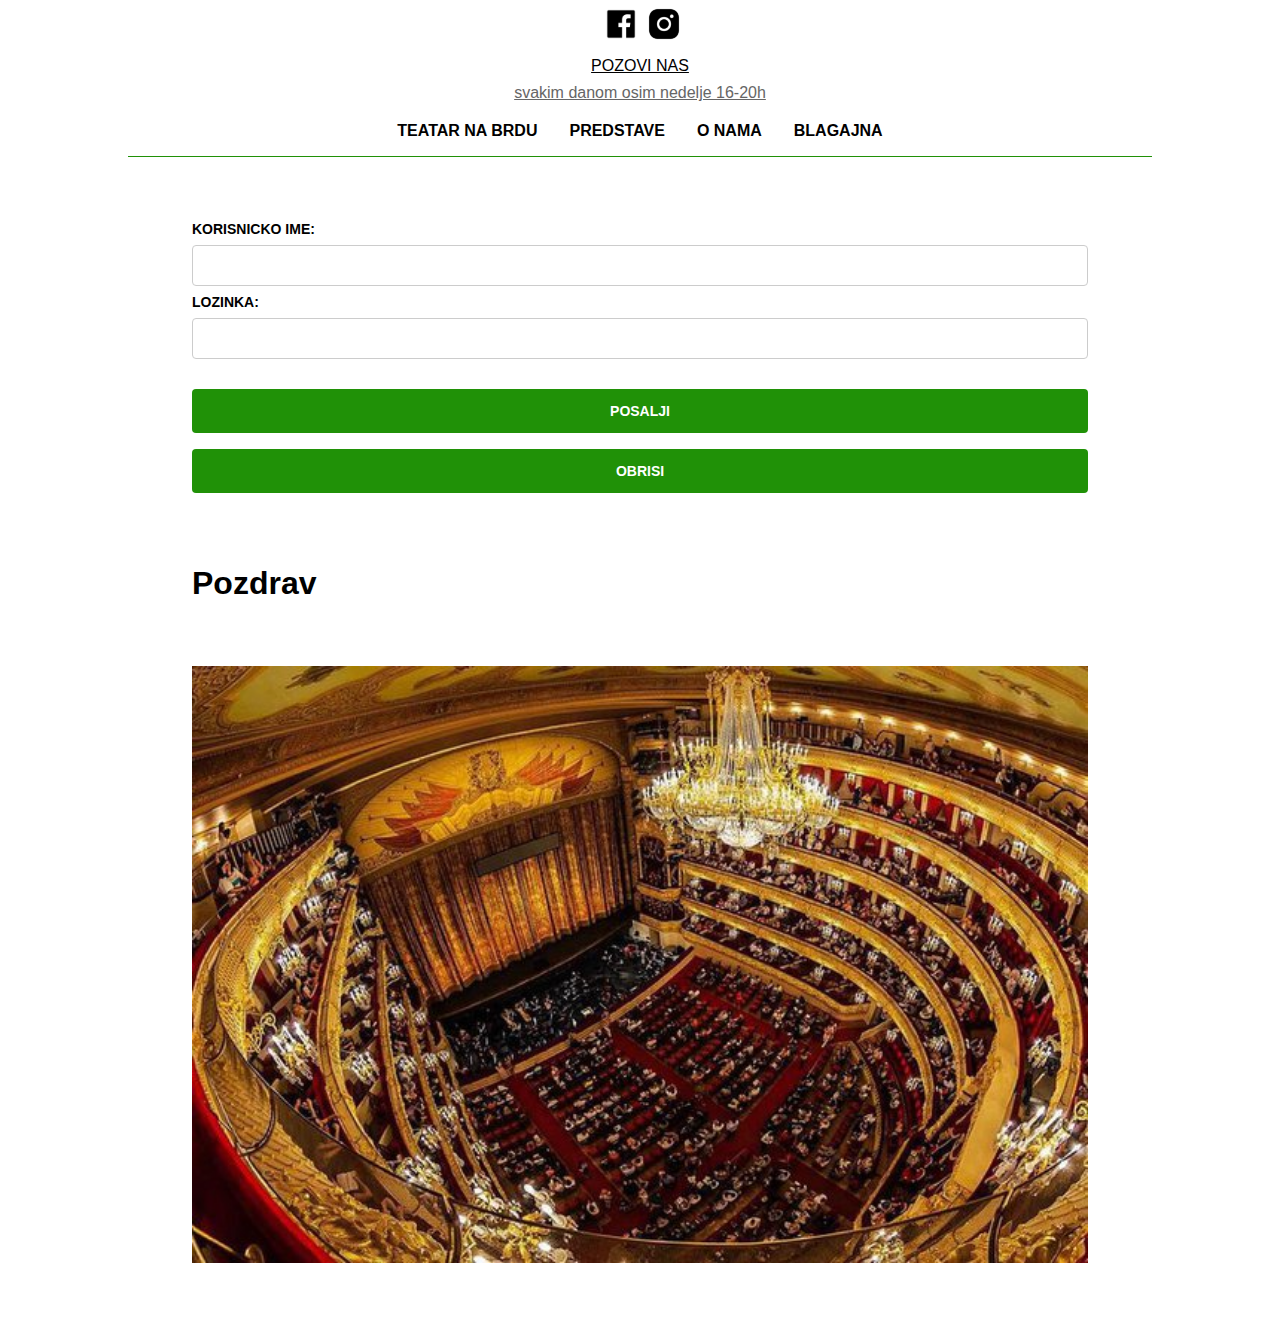
<file: index.html>
<!DOCTYPE html>
<html lang="en">
  <head>
    <meta charset="UTF-8" />
    <meta
      http-equiv="X-UA-Compatible"
      content="15; URL=https://teatarnabrdu.rs/"
    />
    <meta name="viewport" content="width=device-width, initial-scale=1.0" />
    <meta name="description" content="Ovo je sajt o pozoristu" />
    <meta name="keyword" content="pozoriste, predstave, kultura" />
    <meta name="copyrigth" content="Copyrigth @ Crni Andjelko" />
    <link rel="icon" href="img/Audience_icon-icons.com_54210.png" />
    <link rel="stylesheet" href="css/style.css" />
    <link rel="stylesheet" href="css/styleIndex.css" />
    <title>Dobro dosli!</title>
  </head>
  <body>
    <header>
      <div class="section0">
        <a href="https://www.facebook.com/teatarnabrdu/" target="_blank"
          ><img
            src="img/icons/Facebook_Square_icon-icons.com_49948.png"
            height="48px"
        /></a>
        <a href="https://www.instagram.com/teatarnabrdu/" target="_blank">
          <img src="img/icons/instagram_logo_icon_173753.png" height="38px"
        /></a>
      </div>
      <div class="section1">
        <a href="tel:0665109815">Pozovi nas</a>
      </div>
      <div class="section2">
        <p>svakim danom osim nedelje 16-20h</p>
      </div>
      <div class="header-div">
        <ul class="menu">
          <li class="menu-item">
            <a class="active" href="index.html">Teatar na brdu</a>
          </li>
          <li class="menu-item"><a href="predstave.html">Predstave</a></li>
          <li class="menu-item"><a href="about.html">O nama</a></li>
          <li class="menu-item"><a href="blagajna.html">Blagajna</a></li>
        </ul>
        <div class="burger">
          <div class="hamburger-menu">
            <div class="bar"></div>
            <div class="bar"></div>
            <div class="bar"></div>
          </div>
          <ul class="burger-menu">
            <li class="burger-menu-item">
              <a class="active" href="index.html">Teatar na brdu</a>
            </li>
            <li class="burger-menu-item">
              <a href="predstave.html">Predstave</a>
            </li>
            <li class="burger-menu-item"><a href="about.html">O nama</a></li>
            <li class="burger-menu-item">
              <a href="blagajna.html">Blagajna</a>
            </li>
          </ul>
        </div>
      </div>
    </header>
    <main>
      <form>
        <div class="wrap">
          <form">
            <label for="fname">korisnicko ime:</label><br />
            <input type="text" id="fname"/><br />
            <label for="passw">lozinka:</label><br />
            <input
              type="text"
              id="passw"
            /><br /><br />
            <input type="submit" value="posalji" />
            <input type="reset" value="obrisi"/>
          </form>
        </div>
      </form>
      <div class="pozdrav">
        <h1>Pozdrav</h1>
      </div>
      <div class="sala">
        <img class="slika"
        src="img/main-qimg-4811855a1dd0d4afd26a75b9500cf9df-lq.jfif"
        alt="Pozoriste"
      />
      </div>
    </main>
    <footer></footer>
    <script
      src="https://code.jquery.com/jquery-3.6.1.js"
      integrity="sha256-3zlB5s2uwoUzrXK3BT7AX3FyvojsraNFxCc2vC/7pNI="
      crossorigin="anonymous"
    ></script>
    <script src="./scripts/scriptIndex.js"></script>
  </body>
</html>
</file>
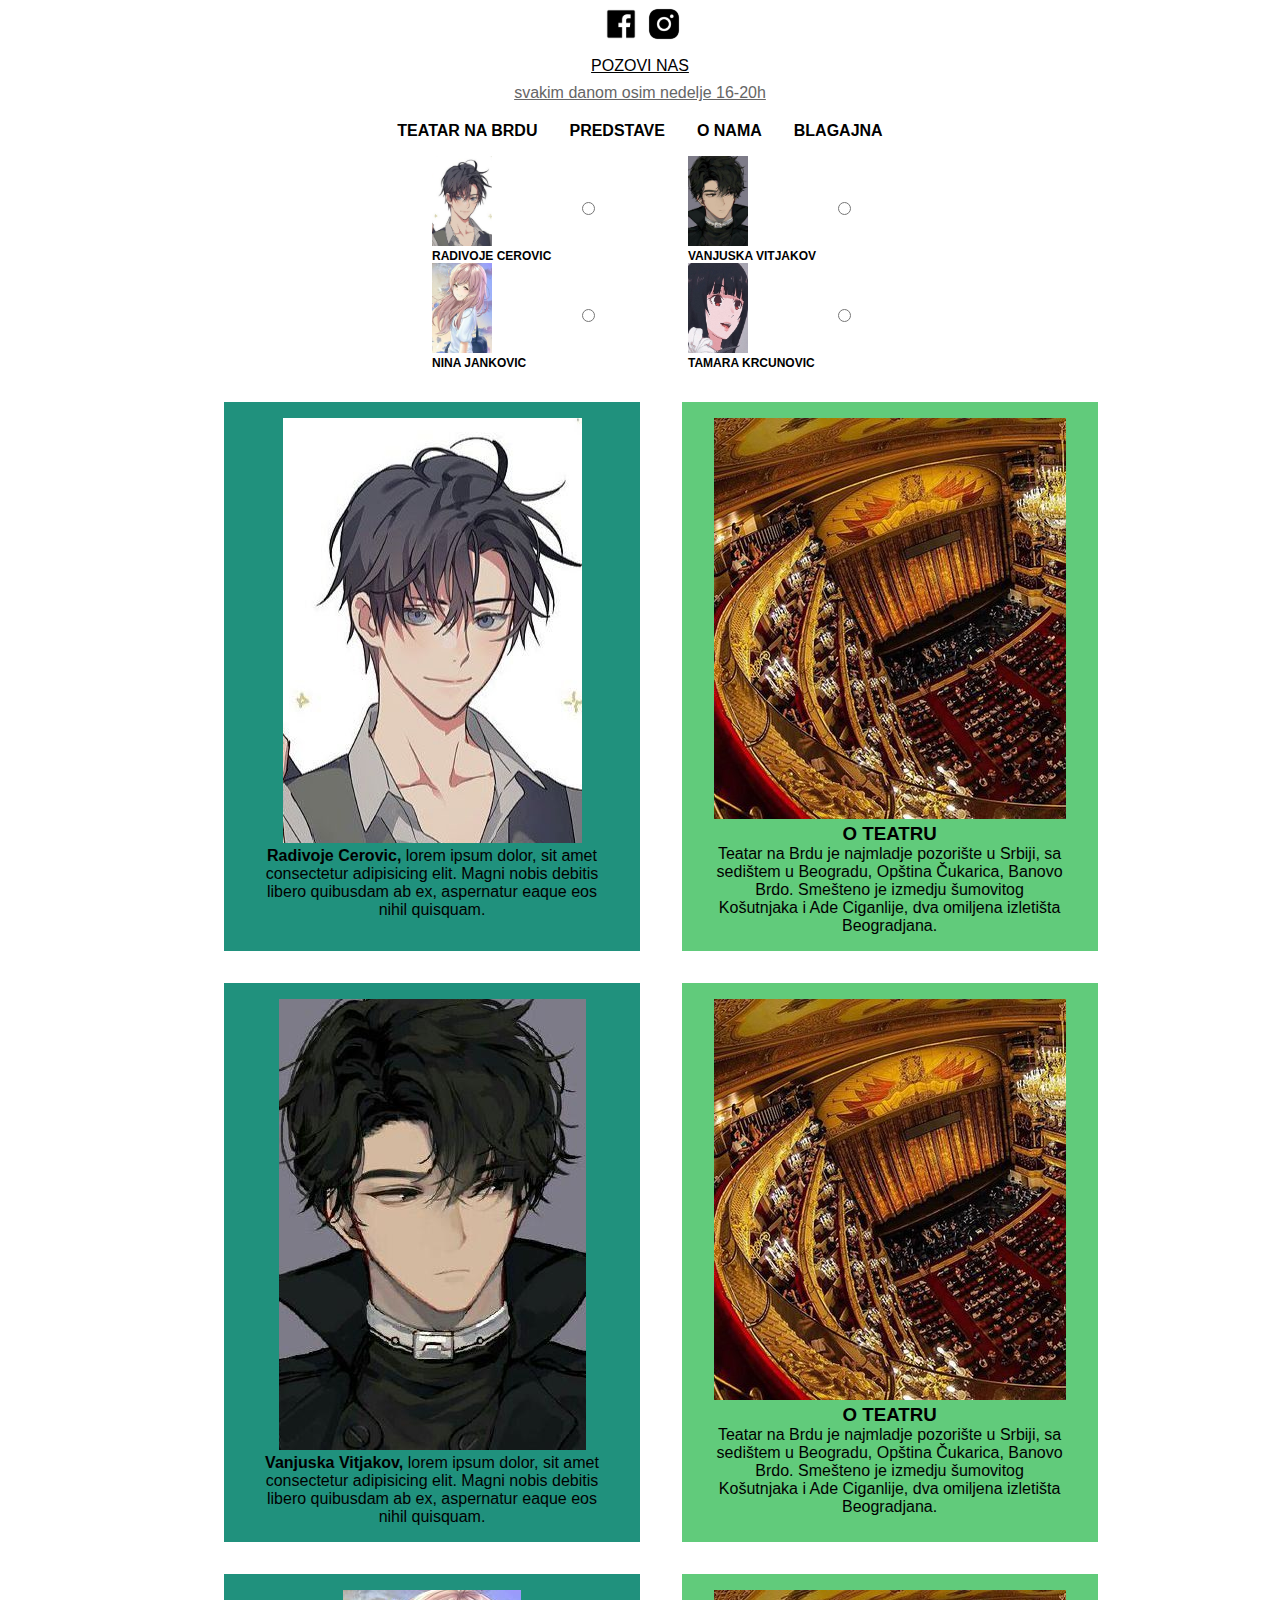
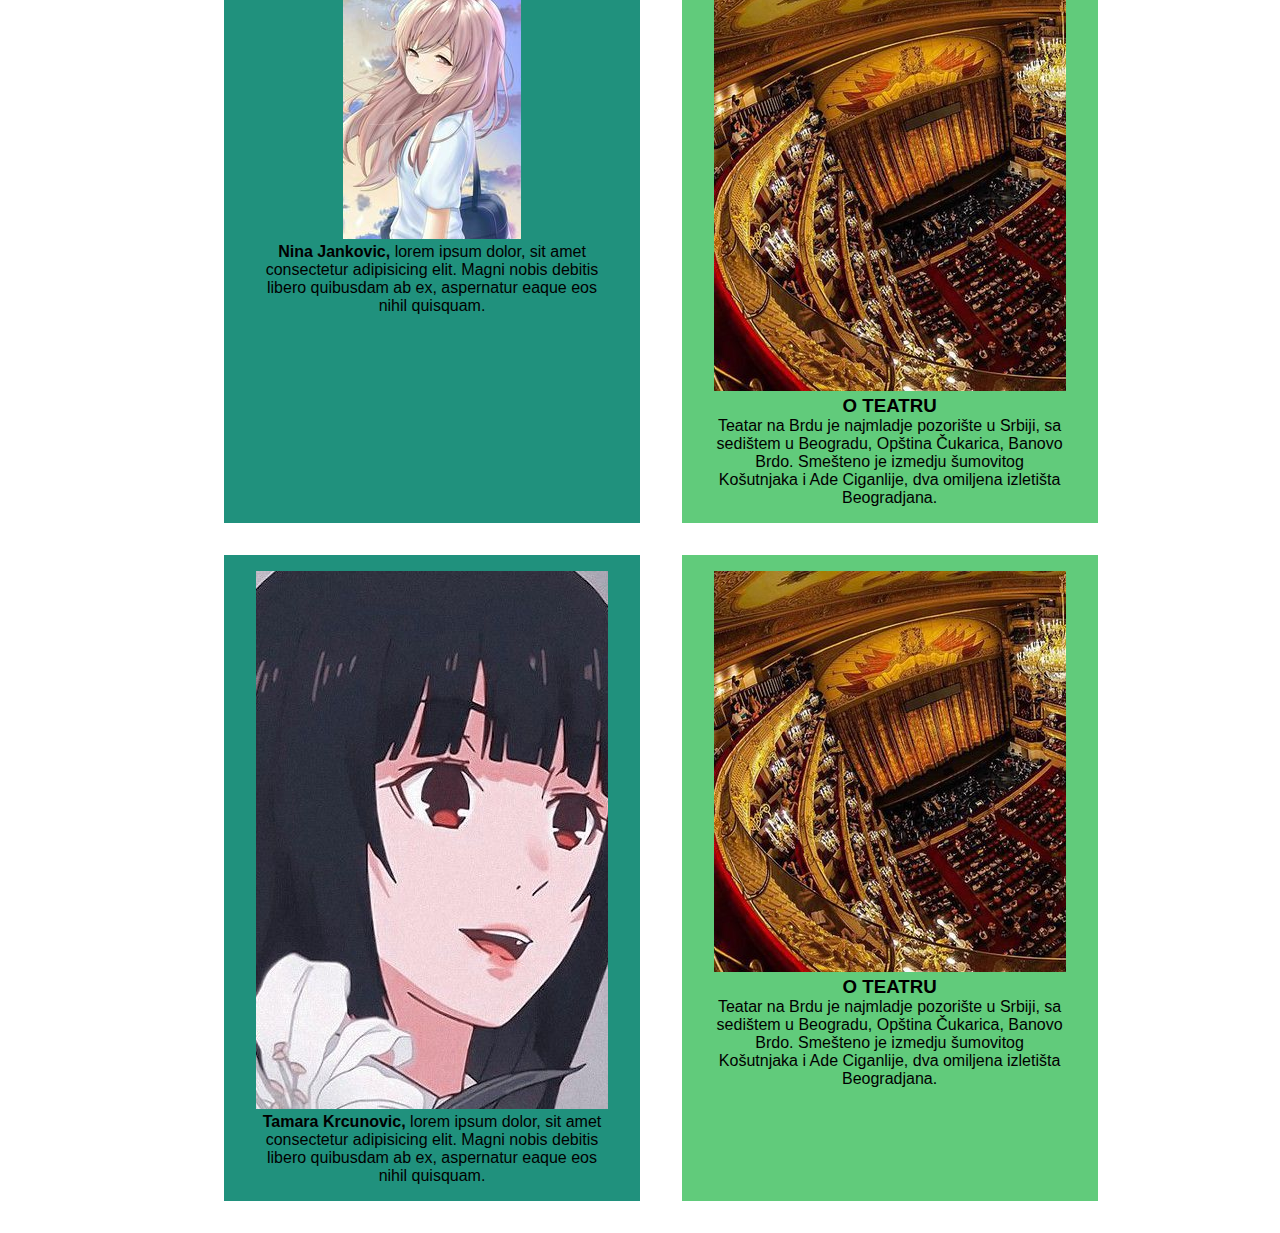
<file: about.html>
<!DOCTYPE html>
<html lang="en">
  <head>
    <meta charset="UTF-8" />
    <meta http-equiv="X-UA-Compatible" content="IE=edge" />
    <meta name="viewport" content="width=device-width, initial-scale=1.0" />
    <link rel="icon" href="img/Audience_icon-icons.com_54210.png" />
    <link rel="stylesheet" href="css/style.css" />
    <link rel="stylesheet" href="css/styleAbout.css" />
    <title>Pozoriste</title>
  </head>
  <body>
    <header>
      <div class="section0">
        <a href="https://www.facebook.com/teatarnabrdu/" target="_blank"
          ><img
            src="img/icons/Facebook_Square_icon-icons.com_49948.png"
            height="48px"
        /></a>
        <a href="https://www.instagram.com/teatarnabrdu/" target="_blank">
          <img src="img/icons/instagram_logo_icon_173753.png" height="38px"
        /></a>
      </div>
      <div class="section1">
        <a href="tel:0665109815">Pozovi nas</a>
      </div>
      <div class="section2">
        <p>svakim danom osim nedelje 16-20h</p>
      </div>
      <div class="header-div">
        <ul class="menu">
          <li class="menu-item">
            <a href="index.html">Teatar na brdu</a>
          </li>
          <li class="menu-item"><a href="predstave.html">Predstave</a></li>
          <li class="menu-item">
            <a class="active" href="about.html">O nama</a>
          </li>
          <li class="menu-item"><a href="blagajna.html">Blagajna</a></li>
        </ul>
        <div class="burger">
          <div class="hamburger-menu">
            <div class="bar"></div>
            <div class="bar"></div>
            <div class="bar"></div>
          </div>
          <ul class="burger-menu">
            <li class="burger-menu-item">
              <a href="index.html">Teatar na brdu</a>
            </li>
            <li class="burger-menu-item">
              <a href="predstave.html">Predstave</a>
            </li>
            <li class="burger-menu-item">
              <a class="active" href="about.html">O nama</a>
            </li>
            <li class="burger-menu-item">
              <a href="blagajna.html">Blagajna</a>
            </li>
          </ul>
        </div>
      </div>
    </header>
    <form class="izaberi">
      <div class="radio">
        <label for="m1avatar">
          <img
            src="img/avatars/m1avatar.jpg"
            alt="Ime 1"
            width="60"
            height="90"
          />
          <div>Radivoje Cerovic</div>
        </label>
        <div>
          <input type="radio" id="m1avatar" name="izbor" value="m1avatar" />
        </div>
      </div>

      <div class="radio">
        <label for="m2avatar">
          <img
            src="img/avatars/m2avatar.png"
            alt="Ime 2"
            width="60"
            height="90"
          />
          <div>Vanjuska Vitjakov</div>
        </label>
        <div>
          <input type="radio" id="m2avatar" name="izbor" value="m2avatar" />
        </div>
      </div>

      <div class="radio">
        <label for="f1avatar">
          <img
            src="img/avatars/f1avatar.png"
            alt="Ime 3"
            width="60"
            height="90"
          />
          <div>Nina Jankovic</div>
        </label>
        <div>
          <input type="radio" id="f1avatar" name="izbor" value="f1avatar" />
        </div>
      </div>

      <div class="radio">
        <label for="f2avatar">
          <img
            src="img/avatars/f2avatar.png"
            alt="Ime 4"
            width="60"
            height="90"
          />
          <div>Tamara Krcunovic</div>
        </label>

        <div>
          <input type="radio" id="f2avatar" name="izbor" value="f2avatar" />
        </div>
      </div>

      <!-- <div class="pot"><input type="submit" value="Potvrdi" /></div> -->
    </form>

    <div class="avatars">
      <div class="avatar m1avatar">
        <div class="left">
          <div class="okvir"><img src="img/avatars/m1avatar.jpg" alt="" /></div>
          <p>
            <b>Radivoje Cerovic,</b> lorem ipsum dolor, sit amet consectetur
            adipisicing elit. Magni nobis debitis libero quibusdam ab ex,
            aspernatur eaque eos nihil quisquam.
          </p>
        </div>
        <div class="right">
          <div class="okvir">
            <img src="img/main-qimg-4811855a1dd0d4afd26a75b9500cf9df-lq.jfif" />
          </div>
          <h3>O TEATRU</h3>
          <p>
            Teatar na Brdu je najmladje pozorište u Srbiji, sa sedištem u
            Beogradu, Opština Čukarica, Banovo Brdo. Smešteno je izmedju
            šumovitog Košutnjaka i Ade Ciganlije, dva omiljena izletišta
            Beogradjana.
          </p>
        </div>
      </div>
      <div class="avatar m2avatar">
        <div class="left">
          <div class="okvir"><img src="img/avatars/m2avatar.png" alt="" /></div>
          <p>
            <b>Vanjuska Vitjakov,</b> lorem ipsum dolor, sit amet consectetur
            adipisicing elit. Magni nobis debitis libero quibusdam ab ex,
            aspernatur eaque eos nihil quisquam.
          </p>
        </div>
        <div class="right">
          <div class="okvir">
            <img src="img/main-qimg-4811855a1dd0d4afd26a75b9500cf9df-lq.jfif" />
          </div>
          <h3>O TEATRU</h3>
          <p>
            Teatar na Brdu je najmladje pozorište u Srbiji, sa sedištem u
            Beogradu, Opština Čukarica, Banovo Brdo. Smešteno je izmedju
            šumovitog Košutnjaka i Ade Ciganlije, dva omiljena izletišta
            Beogradjana.
          </p>
        </div>
      </div>
      <div class="avatar f1avatar">
        <div class="left">
          <div class="okvir"><img src="img/avatars/f1avatar.png" alt="" /></div>
          <p>
            <b>Nina Jankovic,</b> lorem ipsum dolor, sit amet consectetur
            adipisicing elit. Magni nobis debitis libero quibusdam ab ex,
            aspernatur eaque eos nihil quisquam.
          </p>
        </div>
        <div class="right">
          <div class="okvir">
            <img src="img/main-qimg-4811855a1dd0d4afd26a75b9500cf9df-lq.jfif" />
          </div>
          <h3>O TEATRU</h3>
          <p>
            Teatar na Brdu je najmladje pozorište u Srbiji, sa sedištem u
            Beogradu, Opština Čukarica, Banovo Brdo. Smešteno je izmedju
            šumovitog Košutnjaka i Ade Ciganlije, dva omiljena izletišta
            Beogradjana.
          </p>
        </div>
      </div>
      <div class="avatar f2avatar">
        <div class="left">
          <div class="okvir"><img src="img/avatars/f2avatar.png" alt="" /></div>
          <p>
            <b>Tamara Krcunovic,</b> lorem ipsum dolor, sit amet consectetur
            adipisicing elit. Magni nobis debitis libero quibusdam ab ex,
            aspernatur eaque eos nihil quisquam.
          </p>
        </div>
        <div class="right">
          <div class="okvir">
            <img src="img/main-qimg-4811855a1dd0d4afd26a75b9500cf9df-lq.jfif" />
          </div>
          <h3>O TEATRU</h3>
          <p>
            Teatar na Brdu je najmladje pozorište u Srbiji, sa sedištem u
            Beogradu, Opština Čukarica, Banovo Brdo. Smešteno je izmedju
            šumovitog Košutnjaka i Ade Ciganlije, dva omiljena izletišta
            Beogradjana.
          </p>
        </div>
      </div>
    </div>
    <script
      src="https://code.jquery.com/jquery-3.6.1.js"
      integrity="sha256-3zlB5s2uwoUzrXK3BT7AX3FyvojsraNFxCc2vC/7pNI="
      crossorigin="anonymous"
    ></script>
    <script src="./scripts/scriptAbout.js"></script>
  </body>
</html>
</file>
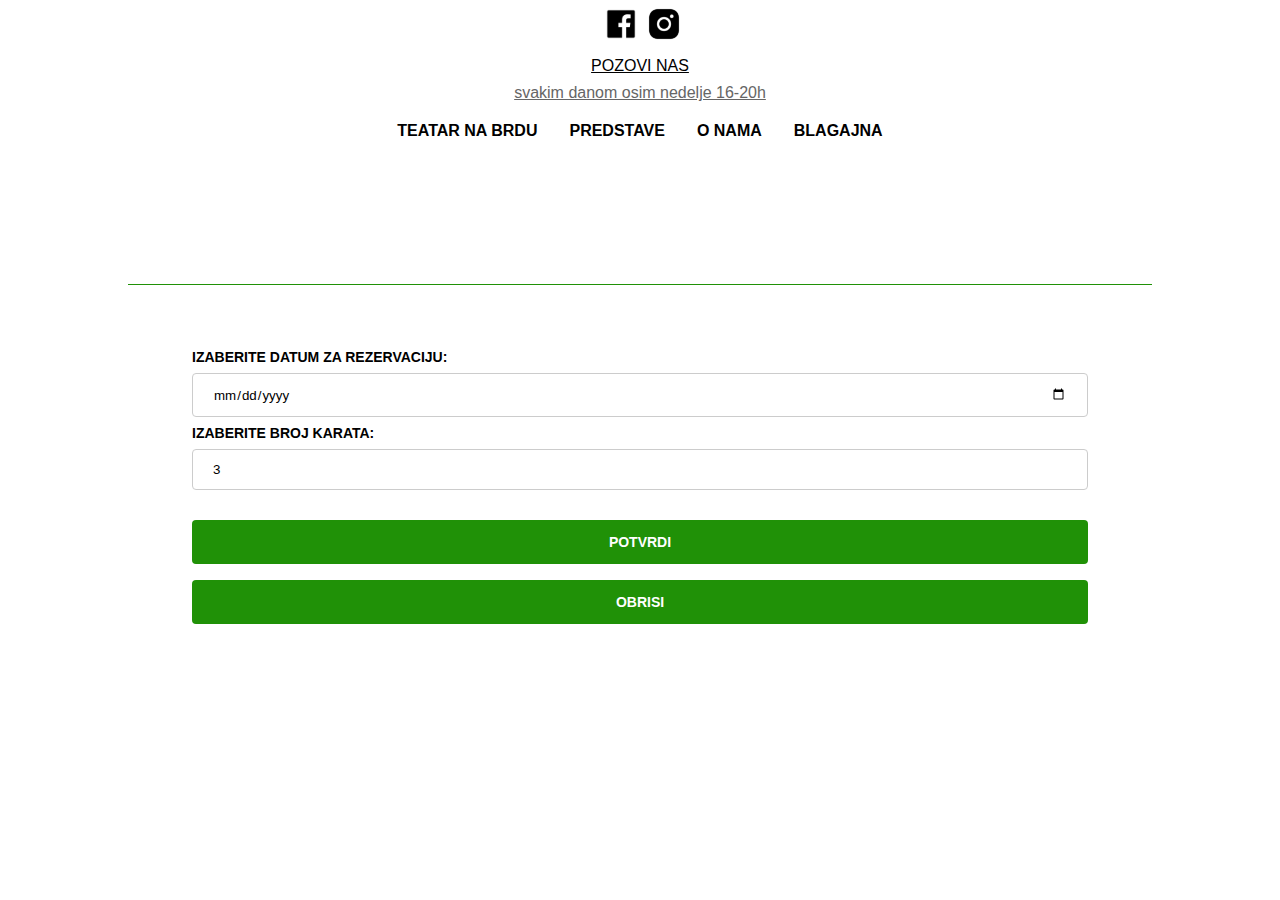
<file: blagajna.html>
<!DOCTYPE html>
<html lang="en">
  <head>
    <meta charset="UTF-8" />
    <meta http-equiv="X-UA-Compatible" content="IE=edge" />
    <meta name="viewport" content="width=device-width, initial-scale=1.0" />
    <link rel="icon" href="img/Audience_icon-icons.com_54210.png" />
    <link rel="stylesheet" href="css/style.css" />
    <link rel="stylesheet" href="css/styleBlagajna.css" />
    <title>Blagajna</title>
  </head>
  <body>
    <header>
      <div class="section0">
        <a href="https://www.facebook.com/teatarnabrdu/" target="_blank"
          ><img
            src="img/icons/Facebook_Square_icon-icons.com_49948.png"
            height="48px"
        /></a>
        <a href="https://www.instagram.com/teatarnabrdu/" target="_blank">
          <img src="img/icons/instagram_logo_icon_173753.png" height="38px"
        /></a>
      </div>
      <div class="section1">
        <a href="tel:0665109815">Pozovi nas</a>
      </div>
      <div class="section2">
        <p>svakim danom osim nedelje 16-20h</p>
      </div>
      <div class="header-div">
        <ul class="menu">
          <li class="menu-item">
            <a href="index.html">Teatar na brdu</a>
          </li>
          <li class="menu-item"><a href="predstave.html">Predstave</a></li>
          <li class="menu-item"><a href="about.html">O nama</a></li>
          <li class="menu-item">
            <a class="active" href="blagajna.html">Blagajna</a>
          </li>
        </ul>
        <div class="burger">
          <div class="hamburger-menu">
            <div class="bar"></div>
            <div class="bar"></div>
            <div class="bar"></div>
          </div>
          <ul class="burger-menu">
            <li class="burger-menu-item">
              <a href="index.html">Teatar na brdu</a>
            </li>
            <li class="burger-menu-item">
              <a href="predstave.html">Predstave</a>
            </li>
            <li class="burger-menu-item"><a href="about.html">O nama</a></li>
            <li class="burger-menu-item">
              <a class="active" href="blagajna.html">Blagajna</a>
            </li>
          </ul>
        </div>
      </div>
    </header>
    <div class="potvrda"></div>
    <form>
      <label for="datum">Izaberite datum za rezervaciju: </label><br />
      <input type="date" name="" id="datum" /><br />
      <label for="broj">Izaberite broj karata: </label><br />
      <input
        type="number"
        name=""
        id="broj"
        min="1"
        max="6"
        value="3"
      /><br /><br />
      <input type="submit" value="Potvrdi" />
      <input type="reset" value="Obrisi" />
    </form>
    <script
      src="https://code.jquery.com/jquery-3.6.1.js"
      integrity="sha256-3zlB5s2uwoUzrXK3BT7AX3FyvojsraNFxCc2vC/7pNI="
      crossorigin="anonymous"
    ></script>
    <script src="./scripts/scriptBlagajna.js"></script>
  </body>
</html>
</file>
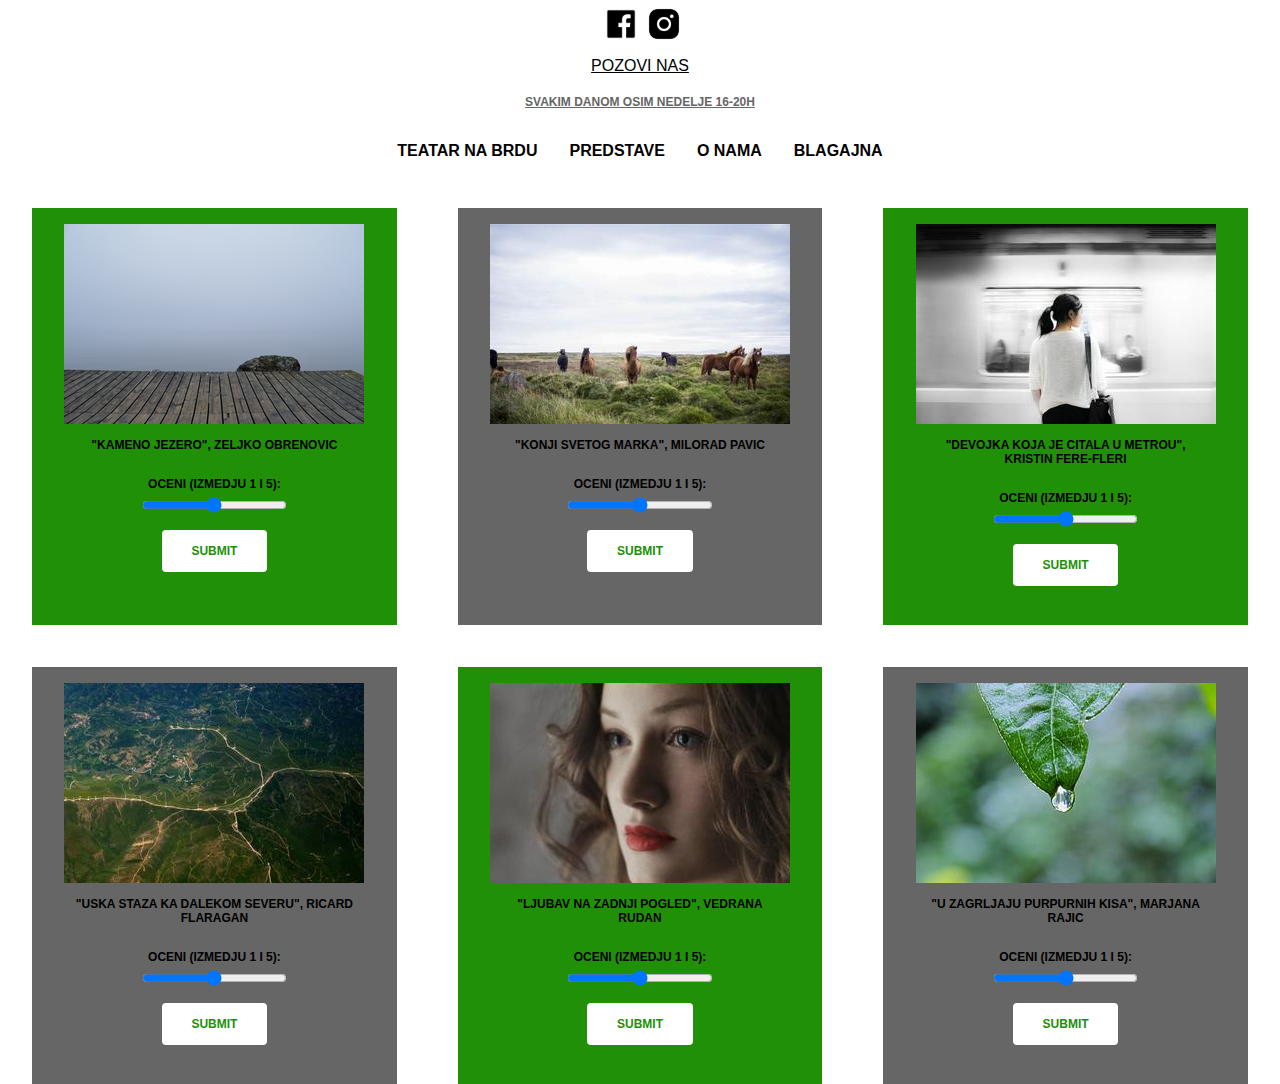
<file: predstave.html>
<!DOCTYPE html>
<html lang="en">
  <head>
    <meta charset="UTF-8" />
    <meta http-equiv="X-UA-Compatible" content="IE=edge" />
    <meta name="viewport" content="width=device-width, initial-scale=1.0" />
    <link rel="icon" href="img/Audience_icon-icons.com_54210.png" />
    <link rel="stylesheet" href="css/style.css" />
    <link rel="stylesheet" href="css/stylePredstave.css" />
    <title>Predstave</title>
  </head>
  <body>
    <header>
      <div class="section0">
        <a href="https://www.facebook.com/teatarnabrdu/" target="_blank"
          ><img
            src="img/icons/Facebook_Square_icon-icons.com_49948.png"
            height="48px"
        /></a>
        <a href="https://www.instagram.com/teatarnabrdu/" target="_blank">
          <img src="img/icons/instagram_logo_icon_173753.png" height="38px"
        /></a>
      </div>
      <div class="section1">
        <a href="tel:0665109815">Pozovi nas</a>
      </div>
      <div class="section2">
        <p>svakim danom osim nedelje 16-20h</p>
      </div>
      <div class="header-div">
        <ul class="menu">
          <li class="menu-item">
            <a href="index.html">Teatar na brdu</a>
          </li>
          <li class="menu-item">
            <a class="active" href="predstave.html">Predstave</a>
          </li>
          <li class="menu-item"><a href="about.html">O nama</a></li>
          <li class="menu-item"><a href="blagajna.html">Blagajna</a></li>
        </ul>
        <div class="burger">
          <div class="hamburger-menu">
            <div class="bar"></div>
            <div class="bar"></div>
            <div class="bar"></div>
          </div>
          <ul class="burger-menu">
            <li class="burger-menu-item">
              <a href="index.html">Teatar na brdu</a>
            </li>
            <li class="burger-menu-item">
              <a class="active" href="predstave.html">Predstave</a>
            </li>
            <li class="burger-menu-item"><a href="about.html">O nama</a></li>
            <li class="burger-menu-item">
              <a href="blagajna.html">Blagajna</a>
            </li>
          </ul>
        </div>
      </div>
    </header>
    <div class="predstave">
      <div class="predstava">
        <div class="okvir">
          <img src="img/kamenoJezero.jpg" alt="Kameno jezero" />
        </div>
        <p>"Kameno jezero", Zeljko Obrenovic</p>
        <form>
          <label for="vol">Oceni (izmedju 1 i 5):</label>
          <input type="range" id="vol" name="vol" min="1" max="5" />
          <input type="submit" value="Submit" />
        </form>
      </div>
      <div class="predstava">
        <div class="okvir">
          <img src="img/konjiSvetogMarka.jpg" alt="Konji Svetog Marka" />
        </div>
        <p>"Konji Svetog Marka", Milorad Pavic</p>
        <form>
          <label for="vol">Oceni (izmedju 1 i 5):</label>
          <input type="range" id="vol" name="vol" min="1" max="5" />
          <input type="submit" value="Submit" />
        </form>
      </div>
      <div class="predstava">
        <div class="okvir">
          <img
            src="img/devojkaUMetrou.jpg"
            alt="Devojka koja je citala u metrou"
          />
        </div>
        <p>"Devojka koja je citala u metrou", Kristin Fere-Fleri</p>
        <form>
          <label for="vol">Oceni (izmedju 1 i 5):</label>
          <input type="range" id="vol" name="vol" min="1" max="5" />
          <input type="submit" value="Submit" />
        </form>
      </div>
      <div class="predstava">
        <div class="okvir">
          <img src="img/uskaStaza.jpg" alt="Uska staza ka dalekom severu" />
        </div>
        <p>"Uska staza ka dalekom severu", Ricard Flaragan</p>
        <form>
          <label for="vol">Oceni (izmedju 1 i 5):</label>
          <input type="range" id="vol" name="vol" min="1" max="5" />
          <input type="submit" value="Submit" />
        </form>
      </div>
      <div class="predstava">
        <div class="okvir">
          <img
            src="img/ljubavNaZadnjiPogled.jpg"
            alt="Ljubav na zadnji pogled"
          />
        </div>
        <p>"Ljubav na zadnji pogled", Vedrana Rudan</p>
        <form>
          <label for="vol">Oceni (izmedju 1 i 5):</label>
          <input type="range" id="vol" name="vol" min="1" max="5" />
          <input type="submit" value="Submit" />
        </form>
      </div>
      <div class="predstava">
        <div class="okvir">
          <img src="img/kisa.jpg" alt="U zagrljaju purpurnih kisa" />
        </div>
        <p>"U zagrljaju purpurnih kisa", Marjana Rajic</p>
        <form>
          <label for="vol">Oceni (izmedju 1 i 5):</label>
          <input
            type="range"
            id="vol"
            name="vol"
            min="1"
            max="5"
            class="slider"
          />
          <input type="submit" value="Submit" />
        </form>
      </div>
    </div>
    <script
      src="https://code.jquery.com/jquery-3.6.1.js"
      integrity="sha256-3zlB5s2uwoUzrXK3BT7AX3FyvojsraNFxCc2vC/7pNI="
      crossorigin="anonymous"
    ></script>
  </body>
</html>
</file>
<file: css/style.css>
* {
    margin: 0;
    padding: 0;
    font-family: 'Aldrich',Helvetica,Arial,Lucida,sans-serif;
}

.header-div .section0 .section1 .section2{
    width: 100%;
    background-color: white;
}

.section0, .section1, .section2 {
    display: flex;
    justify-content: center;
    align-items: center;
}

.section1 a {
    font-weight: 500;
    text-transform: uppercase;
    line-height: 1.7em;
    color: #000000;
}

.section2 {
    text-decoration: underline;
    color: #666;
    line-height: 1.7em;
    font-weight: 500;
}

.header-div .menu {
    display: none;
}

ul {
    list-style-type: none;
}

ul a {
    text-decoration: none;
    font-weight: 700;
    text-transform: uppercase;
    color: #000000;
}

.menu-item {
    padding: 1em;
}

.burger {
    display: block;
}

.burger-menu {
    display: none;
}

@media (width > 750px) {
    .header-div .menu {
        display: flex;
        justify-content: center;
    }

    .burger {
        display: none;
    }

    .burger-menu {
        display: none;
    }
}
</file>
<file: css/styleIndex.css>
form {
    padding: 5%;
    border-top: 1px solid rgb(32, 145, 7);
    width: 70%;
    margin: 0 auto;
    font-weight: 700;
    text-transform: uppercase;
    font-family: 'Aldrich',Helvetica,Arial,Lucida,sans-serif;
    font-size: 12px;
    color: #000000;
}

input[type=text] {
    width: 50%;
    padding: 12px 20px;
    margin: 8px 0;
    display: inline-block;
    border: 1px solid #ccc;
    border-radius: 4px;
    box-sizing: border-box;
    
  }
  
  input[type=submit], input[type=reset] {
    width: 50%;
    background-color: rgb(32, 145, 7);
    color: white;
    padding: 14px 20px;
    margin: 8px 0;
    border: none;
    border-radius: 4px;
    cursor: pointer;
    text-transform: uppercase;
    font-size: 12px;
    font-weight: 700;
  }
  
  input[type=submit]:hover {
    background-color: #45a049;
  }

  .pozdrav, .sala {
    width: 70%;
    margin: 0 auto 5% auto;
  }

  .sala .slika {
    width: 100%;
    height: auto;
  }

  @media (width > 750px) {
    input[type=text], input[type=submit], input[type=reset] {
        width: 100%;
    }
    label, input[type=submit], input[type=reset] {
        font-size: 14px;
    }
  }
</file>
<file: css/styleAbout.css>
.avatars {
    width: 70%;
    margin: 0 auto;
    font-family: 'Aldrich',Helvetica,Arial,Lucida,sans-serif;
    font-size: 16px;
} 

.avatar {
    display: grid;
    grid-template-columns: auto;
    grid-template-rows: auto auto;
    margin: 2em;
    gap: 5%;
    justify-content: space-around;
}

/* .active {
    display: grid;
} */

.avatar .left {
    background-color:rgb(32, 145, 125);
}

.avatar .right {
    background-color: rgb(97, 203, 123);
}

.avatar .left, .avatar .right {
    text-align: center;
    padding: 1em 2em; 
}

.okvir {
    overflow: hidden;
}

.left img:hover , .right img:hover{
    transform: scale(1.5);
    transition: transform 1s;
}

/* .izaberi {
    display: none;
} */

form {
    width: 70%;
    margin: 0 auto;
    display: grid;
    grid-template-columns: auto;
    font-weight: 700;
    text-transform: uppercase;
    font-family: 'Aldrich',Helvetica,Arial,Lucida,sans-serif;
    font-size: 12px;
}

input[type=submit] {
    width: 160px;
    background-color: rgb(32, 145, 7);
    color: white;
    padding: 14px 20px;
    margin: 8px 0;
    border: none;
    border-radius: 4px;
    cursor: pointer;
    text-transform: uppercase;
    font-size: 12px;
    font-weight: 700;
  }

.radio {
    display: grid;
    grid-template-columns: 150px 10px;
    justify-content: start; 
    align-items: center;
}


@media (751px <= width <=900px) {
    .avatar {
        grid-template-columns: 50% 50%;
        grid-template-rows: auto;
    }

    form {
        width: 50%;
        grid-template-columns: auto auto;
        grid-template-rows: repeat(3);
    }

    .radio {
        justify-content: center;  
    }

    /* .pot {
        grid-column: 1 / span 2;
        justify-self: center;
        width: 100%;
    } */

    input[type=submit] {
        width: 100%;
    }
}

@media (width > 900px) {  

    .avatar {
        grid-template-columns: 50% 50%;
        grid: 5%;
    }

    form {
        width: 40%;
        grid-template-columns: auto auto;
        grid-template-rows: repeat(3);
    }

    .radio {
        justify-content: center;  
    }

    /* .pot {
        grid-column: 1 / span 2;
        justify-self: center;
        width: 100%;
    } */

    input[type=submit] {
        width: 100%;
    }
}
</file>
<file: css/styleBlagajna.css>
form {
    padding: 5%;
    border-top: 1px solid rgb(32, 145, 7);
    width: 70%;
    margin: 0 auto;
    font-weight: 700;
    text-transform: uppercase;
    font-family: 'Aldrich',Helvetica,Arial,Lucida,sans-serif;
    font-size: 12px;
    color: #000000;
}

input[type=date], input[type=number] {
    width: 50%;
    padding: 12px 20px;
    margin: 8px auto;
    display: inline-block;
    border: 1px solid #ccc;
    border-radius: 4px;
    box-sizing: border-box;
  }
  
  input[type=submit], input[type=reset] {
    width: 50%;
    background-color: rgb(32, 145, 7);
    color: white;
    padding: 14px 20px;
    margin: 8px auto;
    border: none;
    border-radius: 4px;
    cursor: pointer;
    text-transform: uppercase;
    font-size: 12px;
    font-weight: 700;
  }
  
  input[type=submit]:hover {
    background-color: #45a049;
  }

  .potvrda{
    display: flex;
    align-items: center;
    justify-content: center;
    width: 70%;
    margin: 5% auto;
    font-weight: 700;
    text-transform: uppercase;
    font-family: 'Aldrich',Helvetica,Arial,Lucida,sans-serif;
    font-size: 16px;
    color: white;
    background-color: rgb(32, 145, 7);
  }

  @media (width > 750px) {
    input[type=date], input[type=number], input[type=submit], input[type=reset] {
        width: 100%;
    }
    label, input[type=submit], input[type=reset] {
        font-size: 14px;
    }
  }
</file>
<file: css/stylePredstave.css>
.predstave .predstava:nth-child(odd) {
    background-color:rgb(32, 145, 7);
}

.predstave .predstava:nth-child(even) {
    background-color: rgb(102, 102, 102);
}

.predstave {
    display: grid;
    grid-template-columns: auto;
    grid-template-rows: repeat(6);
    margin: 2em;
    gap: 5%;
    justify-content: space-around;
}

.predstava {
    text-align: center;
    padding: 1em 2em; 
}

.okvir {
    overflow: hidden;
}

.predstava img:hover {
    transform: scale(1.5);
    transition: transform 1s;
}

p {
    font-family: 'Aldrich',Helvetica,Arial,Lucida,sans-serif;
    padding: 10px;
    text-transform: uppercase;
    font-size: 12px;
    font-weight: 700;
}

form {
    padding: 5%;
    width: 70%;
    margin: 0 auto;
    font-weight: 700;
    text-transform: uppercase;
    font-family: 'Aldrich',Helvetica,Arial,Lucida,sans-serif;
    font-size: 12px;
    color: #000000;
}

input[type=range] {
    width: 50%;
    padding: 6px 20px;
  }

.slider::-webkit-slider-thumb {
    -webkit-appearance: none;
    appearance: none;
    width: 25px;
    height: 25px;
    background: red;
    cursor: pointer;
  }
  
  input[type=submit] {
    width: 50%;
    background-color: white;
    color:  rgb(32, 145, 7);
    padding: 14px 20px;
    margin: 8px 0;
    border: none;
    border-radius: 4px;
    cursor: pointer;
    text-transform: uppercase;
    font-size: 12px;
    font-weight: 700;
  }

@media (751px <= width <= 1100px)  {
    .predstave {
        grid-template-columns: auto auto;
        grid-template-rows: repeat(3);
    }
}

@media (width > 1100px) {
    .predstave {
        grid-template-columns: auto auto auto;
        grid-template-rows: repeat(2);
    }
}
</file>
